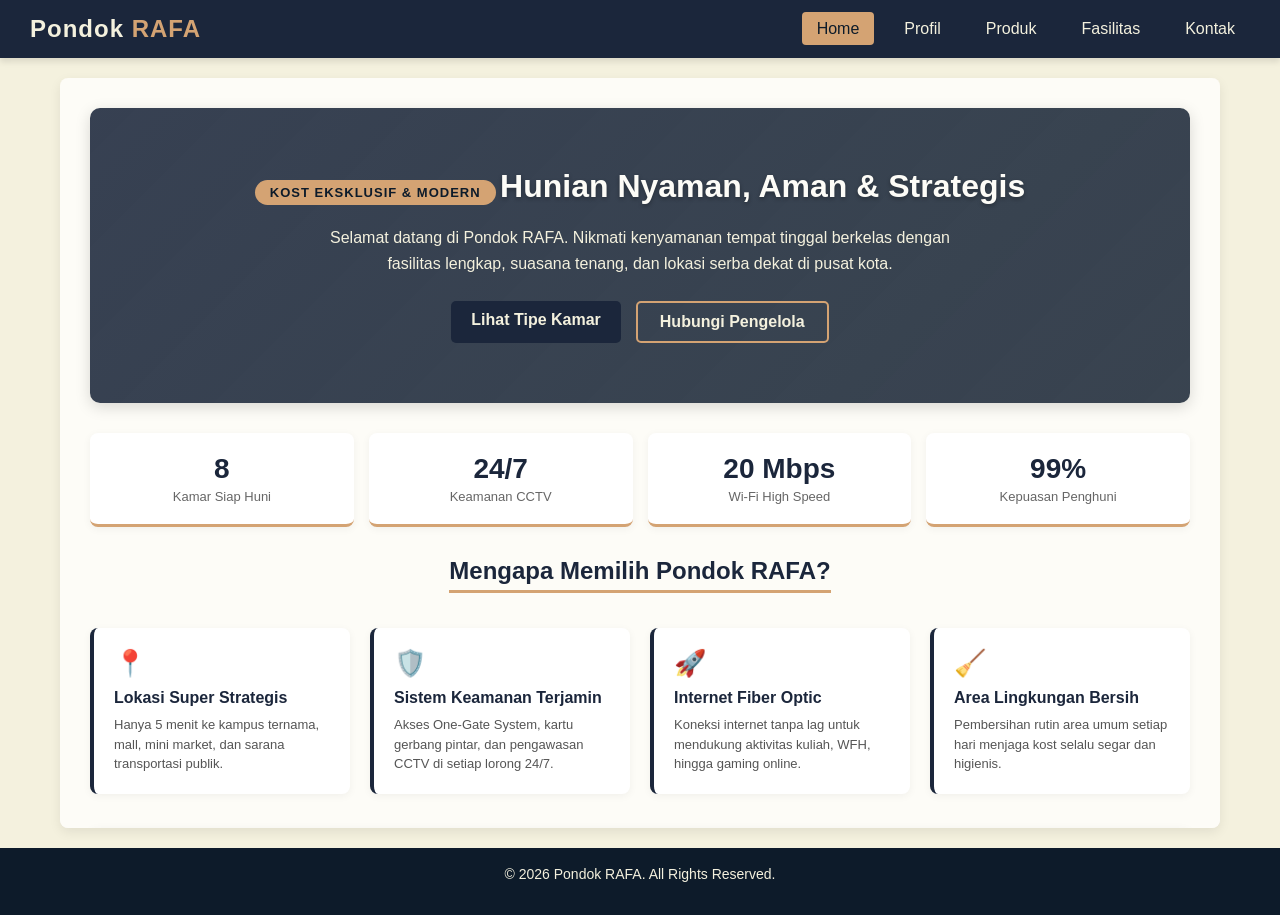
<file: index.html>
<!DOCTYPE html>
<html lang="id">
<head>
    <meta charset="UTF-8">
    <meta name="viewport" content="width=device-width, initial-scale=1.0">
    <title>Pondok RAFA - Kost Eksklusif</title>
    <link rel="stylesheet" href="style.css">
    <style>
        /* Memastikan iframe memiliki tinggi & lebar yang pasti */
        .iframe-wrapper {
            width: 100%;
            min-height: 650px;
            background-color: var(--cream-light);
            border-radius: 8px;
            overflow: hidden;
            box-shadow: 0 4px 12px rgba(0, 0, 0, 0.08);
        }

        iframe {
            width: 100%;
            height: 750px;
            border: none;
            display: block;
        }
    </style>
</head>
<body>

    <header>
        <div class="logo">
            <h1>Pondok <span>RAFA</span></h1>
        </div>
        <nav>
            <ul>
                <li><a href="home.html" target="content-frame" class="nav-link active">Home</a></li>
                <li><a href="profil.html" target="content-frame" class="nav-link">Profil</a></li>
                <li><a href="produk.html" target="content-frame" class="nav-link">Produk</a></li>
                <li><a href="fasilitas.html" target="content-frame" class="nav-link">Fasilitas</a></li>
                <li><a href="kontak.html" target="content-frame" class="nav-link">Kontak</a></li>
            </ul>
        </nav>
    </header>

    <main class="main-container">
        <div class="iframe-wrapper">
            <!-- Iframe Pemuat Konten Navigasi -->
            <iframe src="home.html" name="content-frame" id="contentFrame"></iframe>
        </div>
    </main>

    <footer>
        <p>&copy; 2026 Pondok RAFA. All Rights Reserved.</p>
    </footer>

    <script>
        // Mengubah status class 'active' pada menu navigasi
        const navLinks = document.querySelectorAll('.nav-link');
        navLinks.forEach(link => {
            link.addEventListener('click', function() {
                navLinks.forEach(l => l.classList.remove('active'));
                this.classList.add('active');
            });
        });
    </script>
</body>
</html>
</file>
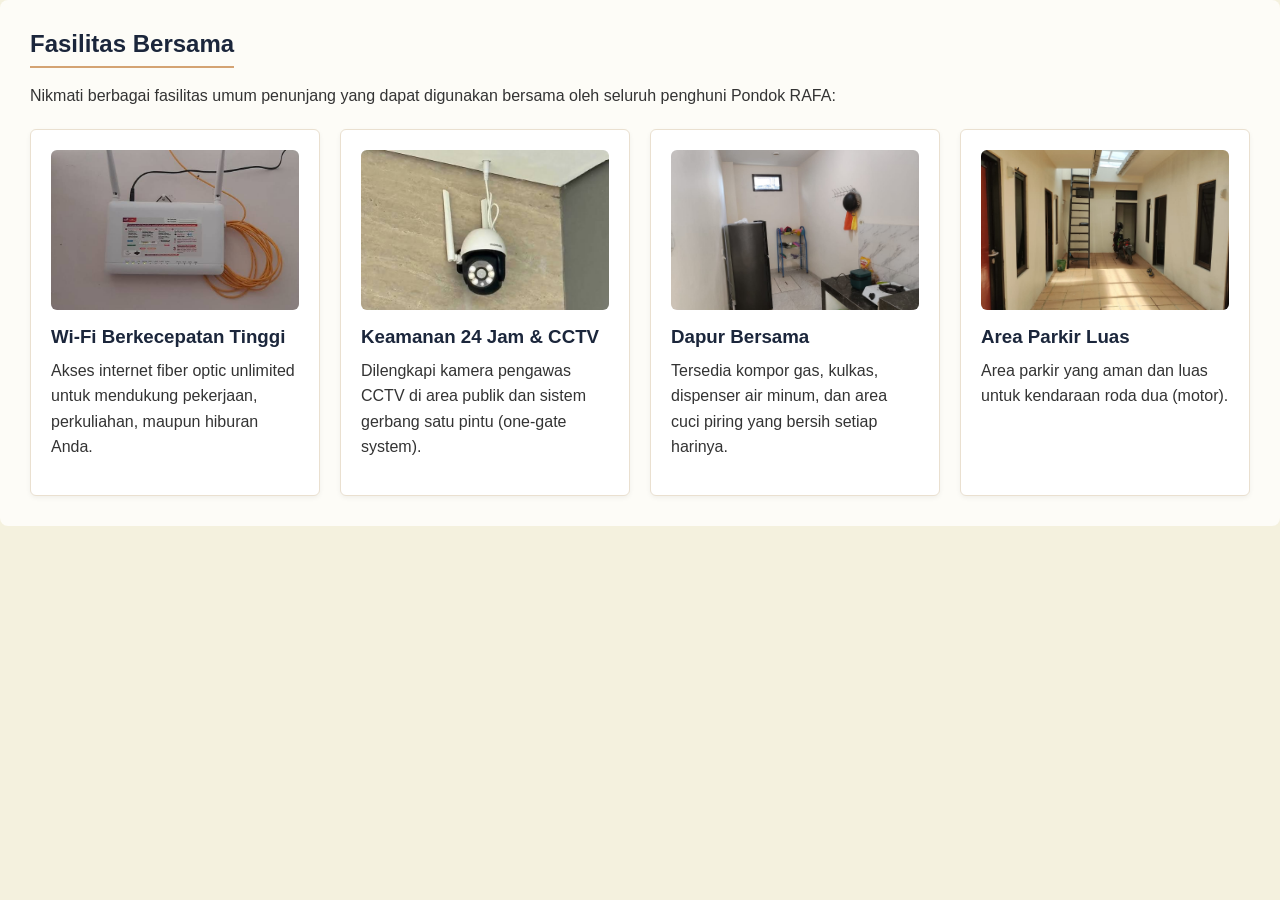
<file: fasilitas.html>
<!DOCTYPE html>
<html lang="id">
<head>
    <meta charset="UTF-8">
    <meta name="viewport" content="width=device-width, initial-scale=1.0">
    <title>Fasilitas - Pondok RAFA</title>
    <link rel="stylesheet" href="style.css">
    <style>
        .card-img {
            width: 100%;
            height: 160px;
            object-fit: cover;
            border-radius: 6px;
            margin-bottom: 12px;
        }
    </style>
</head>
<body>
    <div class="page-content">
        <h2>Fasilitas Bersama</h2>
        <p>Nikmati berbagai fasilitas umum penunjang yang dapat digunakan bersama oleh seluruh penghuni Pondok RAFA:</p>
        
        <div class="grid-cards">
            <div class="card">
                <img src="./IMG/wifi.jpg" alt="WiFi Berkecepatan Tinggi" class="card-img">
                <h3>Wi-Fi Berkecepatan Tinggi</h3>
                <p>Akses internet fiber optic unlimited untuk mendukung pekerjaan, perkuliahan, maupun hiburan Anda.</p>
            </div>
            <div class="card">
                <img src="./IMG/images.jpg" alt="Keamanan CCTV" class="card-img">
                <h3>Keamanan 24 Jam & CCTV</h3>
                <p>Dilengkapi kamera pengawas CCTV di area publik dan sistem gerbang satu pintu (one-gate system).</p>
            </div>
            <div class="card">
                <img src="./IMG/Dapur.jpeg" alt="Dapur Bersama" class="card-img">
                <h3>Dapur Bersama</h3>
                <p>Tersedia kompor gas, kulkas, dispenser air minum, dan area cuci piring yang bersih setiap harinya.</p>
            </div>
            <div class="card">
                <img src="./IMG/Garasi.jpeg" alt="Area Parkir" class="card-img">
                <h3>Area Parkir Luas</h3>
                <p>Area parkir yang aman dan luas untuk kendaraan roda dua (motor).</p>
            </div>
        </div>
    </div>
</body>
</html>
</file>
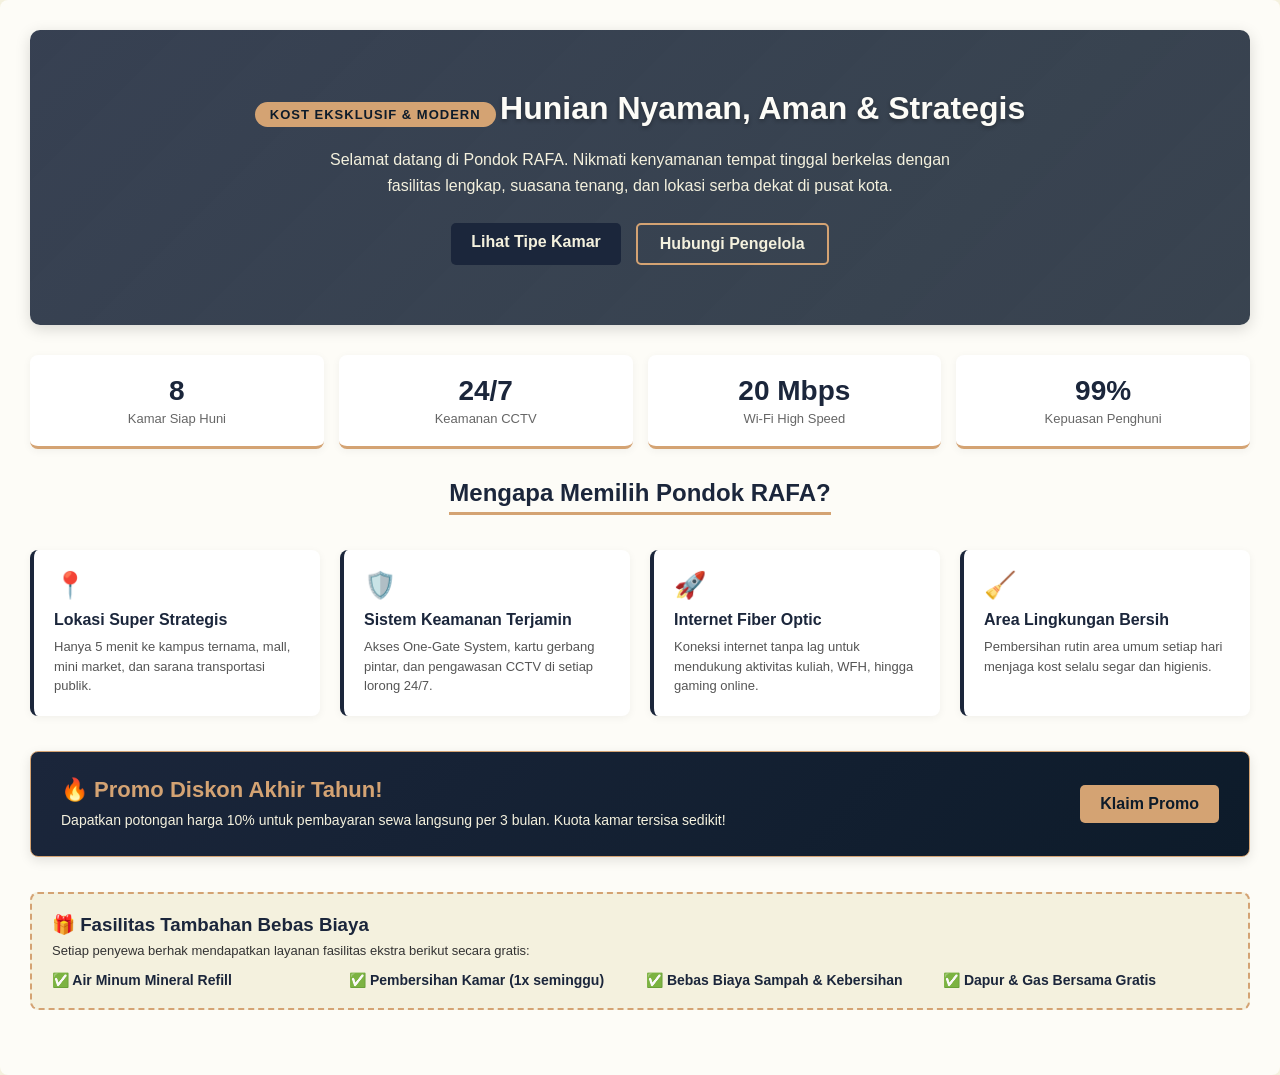
<file: home.html>
<!DOCTYPE html>
<html lang="id">
<head>
    <meta charset="UTF-8">
    <meta name="viewport" content="width=device-width, initial-scale=1.0">
    <title>Home - Pondok RAFA</title>
    <link rel="stylesheet" href="style.css">
    <style>
        /* Modern Hero Banner */
        .hero {
            position: relative;
            background: linear-gradient(135deg, rgba(27, 38, 59, 0.88), rgba(13, 27, 42, 0.82)), 
                        url('https://images.unsplash.com/photo-1555854877-bab0e564b8d5?auto=format&fit=crop&w=1200&q=80') center/cover no-repeat;
            color: var(--cream);
            padding: 60px 30px;
            border-radius: 10px;
            text-align: center;
            margin-bottom: 30px;
            box-shadow: 0 4px 15px rgba(0,0,0,0.15);
        }

        .hero-badge {
            background-color: var(--accent);
            color: var(--navy-dark);
            padding: 5px 15px;
            border-radius: 20px;
            font-size: 13px;
            font-weight: 700;
            text-transform: uppercase;
            letter-spacing: 1px;
            display: inline-block;
            margin-bottom: 15px;
        }

        .hero h2 {
            color: var(--cream-light);
            font-size: 32px;
            border-bottom: none;
            margin-bottom: 12px;
            text-shadow: 0 2px 4px rgba(0,0,0,0.3);
        }

        .hero p {
            font-size: 16px;
            max-width: 650px;
            margin: 0 auto 25px auto;
            color: var(--cream);
            line-height: 1.6;
        }

        .hero-btn-group {
            display: flex;
            gap: 15px;
            justify-content: center;
            flex-wrap: wrap;
        }

        .btn-secondary {
            background-color: transparent;
            border: 2px solid var(--accent);
            color: var(--cream);
            padding: 10px 22px;
            border-radius: 5px;
            text-decoration: none;
            font-weight: 600;
            transition: all 0.3s;
        }

        .btn-secondary:hover {
            background-color: var(--accent);
            color: var(--navy-dark);
        }

        /* Stat Counter Section */
        .stats-grid {
            display: grid;
            grid-template-columns: repeat(auto-fit, minmax(180px, 1fr));
            gap: 15px;
            margin-bottom: 30px;
        }

        .stat-card {
            background: var(--white);
            padding: 20px 15px;
            border-radius: 8px;
            text-align: center;
            border-bottom: 3px solid var(--accent);
            box-shadow: 0 2px 8px rgba(0,0,0,0.05);
        }

        .stat-card .number {
            font-size: 28px;
            font-weight: bold;
            color: var(--navy);
            margin-bottom: 4px;
        }

        .stat-card .label {
            font-size: 13px;
            color: #666;
            font-weight: 500;
        }

        /* Highlights Section */
        .section-title {
            text-align: center;
            margin-bottom: 20px;
        }

        .section-title h2 {
            border-bottom: 3px solid var(--accent);
            display: inline-block;
            padding-bottom: 5px;
        }

        .highlights {
            display: grid;
            grid-template-columns: repeat(auto-fit, minmax(220px, 1fr));
            gap: 20px;
            margin-bottom: 35px;
        }

        .highlight-item {
            background-color: var(--white);
            padding: 20px;
            border-radius: 8px;
            text-align: left;
            border-left: 4px solid var(--navy);
            box-shadow: 0 2px 8px rgba(0,0,0,0.05);
            transition: transform 0.2s;
        }

        .highlight-item:hover {
            transform: translateY(-3px);
        }

        .highlight-item .icon {
            font-size: 26px;
            margin-bottom: 10px;
            display: block;
        }

        .highlight-item h4 {
            color: var(--navy);
            margin-bottom: 8px;
            font-size: 16px;
        }

        .highlight-item p {
            font-size: 13px;
            margin-bottom: 0;
            color: #555;
            line-height: 1.5;
        }

        /* Quick Preview Kamar Favorit */
        .preview-section {
            margin-bottom: 35px;
        }

        .preview-grid {
            display: grid;
            grid-template-columns: repeat(auto-fit, minmax(260px, 1fr));
            gap: 20px;
            margin-top: 15px;
        }

        .preview-card {
            background: var(--white);
            border-radius: 8px;
            overflow: hidden;
            box-shadow: 0 3px 10px rgba(0,0,0,0.06);
            border: 1px solid #EAE0D0;
        }

        .preview-card img {
            width: 100%;
            height: 160px;
            object-fit: cover;
        }

        .preview-card-body {
            padding: 15px;
        }

        .preview-card-body h3 {
            font-size: 18px;
            color: var(--navy);
            margin-bottom: 5px;
        }

        .preview-card-body p {
            font-size: 13px;
            color: #666;
            margin-bottom: 12px;
        }

        .preview-card-footer {
            display: flex;
            justify-content: space-between;
            align-items: center;
        }

        .price-tag {
            font-weight: bold;
            color: var(--accent);
            font-size: 15px;
        }

        /* Promo Banner */
        .promo-box {
            background: linear-gradient(135deg, var(--navy) 0%, var(--navy-dark) 100%);
            color: var(--cream);
            padding: 25px 30px;
            border-radius: 8px;
            display: flex;
            justify-content: space-between;
            align-items: center;
            flex-wrap: wrap;
            gap: 20px;
            margin-bottom: 35px;
            border: 1px solid var(--accent);
            box-shadow: 0 4px 12px rgba(0,0,0,0.1);
        }

        .promo-text h3 {
            color: var(--accent);
            font-size: 22px;
            margin-bottom: 6px;
        }

        .promo-text p {
            margin-bottom: 0;
            font-size: 14px;
            color: var(--cream);
        }

        /* Services Include */
        .services-box {
            background-color: var(--cream);
            border: 2px dashed var(--accent);
            border-radius: 8px;
            padding: 20px;
            margin-bottom: 35px;
        }

        .services-list {
            display: grid;
            grid-template-columns: repeat(auto-fit, minmax(200px, 1fr));
            gap: 12px;
            margin-top: 10px;
            list-style: none;
        }

        .services-list li {
            font-size: 14px;
            color: var(--navy);
            font-weight: 600;
            display: flex;
            align-items: center;
            gap: 8px;
        }

        /* Testimoni */
        .testimonial-grid {
            display: grid;
            grid-template-columns: repeat(auto-fit, minmax(250px, 1fr));
            gap: 20px;
            margin-top: 15px;
            margin-bottom: 35px;
        }

        .testimonial-card {
            background: var(--white);
            padding: 20px;
            border-radius: 8px;
            font-style: italic;
            font-size: 14px;
            box-shadow: 0 2px 8px rgba(0,0,0,0.05);
            border: 1px solid #EAE0D0;
            position: relative;
        }

        .testimonial-author {
            font-style: normal;
            font-weight: bold;
            color: var(--navy);
            margin-top: 12px;
            display: block;
            font-size: 13px;
        }

        /* FAQ Section */
        .faq-section {
            margin-top: 20px;
        }

        .faq-item {
            background: var(--white);
            padding: 15px 20px;
            border-radius: 6px;
            margin-bottom: 10px;
            border: 1px solid #EAE0D0;
        }

        .faq-item h4 {
            color: var(--navy);
            margin-bottom: 5px;
            font-size: 15px;
        }

        .faq-item p {
            font-size: 13px;
            color: #555;
            margin-bottom: 0;
        }
    </style>
</head>
<body>
    <div class="page-content">

        <!-- Banner Utama (Hero) -->
        <div class="hero">
            <span class="hero-badge">Kost Eksklusif & Modern</span>
            <h2>Hunian Nyaman, Aman & Strategis</h2>
            <p>Selamat datang di Pondok RAFA. Nikmati kenyamanan tempat tinggal berkelas dengan fasilitas lengkap, suasana tenang, dan lokasi serba dekat di pusat kota.</p>
            <div class="hero-btn-group">
                <a href="produk.html" target="content-frame" class="btn">Lihat Tipe Kamar</a>
                <a href="kontak.html" target="content-frame" class="btn-secondary">Hubungi Pengelola</a>
            </div>
        </div>

        <!-- Statistik Angka -->
        <div class="stats-grid">
            <div class="stat-card">
                <div class="number">8</div>
                <div class="label">Kamar Siap Huni</div>
            </div>
            <div class="stat-card">
                <div class="number">24/7</div>
                <div class="label">Keamanan CCTV</div>
            </div>
            <div class="stat-card">
                <div class="number">20 Mbps</div>
                <div class="label">Wi-Fi High Speed</div>
            </div>
            <div class="stat-card">
                <div class="number">99%</div>
                <div class="label">Kepuasan Penghuni</div>
            </div>
        </div>

        <!-- Keunggulan Utama -->
        <div class="section-title">
            <h2>Mengapa Memilih Pondok RAFA?</h2>
        </div>
        <div class="highlights">
            <div class="highlight-item">
                <span class="icon">📍</span>
                <h4>Lokasi Super Strategis</h4>
                <p>Hanya 5 menit ke kampus ternama, mall, mini market, dan sarana transportasi publik.</p>
            </div>
            <div class="highlight-item">
                <span class="icon">🛡️</span>
                <h4>Sistem Keamanan Terjamin</h4>
                <p>Akses One-Gate System, kartu gerbang pintar, dan pengawasan CCTV di setiap lorong 24/7.</p>
            </div>
            <div class="highlight-item">
                <span class="icon">🚀</span>
                <h4>Internet Fiber Optic</h4>
                <p>Koneksi internet tanpa lag untuk mendukung aktivitas kuliah, WFH, hingga gaming online.</p>
            </div>
            <div class="highlight-item">
                <span class="icon">🧹</span>
                <h4>Area Lingkungan Bersih</h4>
                <p>Pembersihan rutin area umum setiap hari menjaga kost selalu segar dan higienis.</p>
            </div>
        </div>

        <!-- Banner Promo Spesial -->
        <div class="promo-box">
            <div class="promo-text">
                <h3>🔥 Promo Diskon Akhir Tahun!</h3>
                <p>Dapatkan potongan harga 10% untuk pembayaran sewa langsung per 3 bulan. Kuota kamar tersisa sedikit!</p>
            </div>
            <a href="kontak.html" target="content-frame" class="btn" style="background-color: var(--accent); color: var(--navy-dark);">Klaim Promo</a>
        </div>

        <!-- Layanan Gratis Tambahan -->
        <div class="services-box">
            <h3 style="color: var(--navy); margin-bottom: 5px;">🎁 Fasilitas Tambahan Bebas Biaya</h3>
            <p style="font-size: 13px; margin-bottom: 10px;">Setiap penyewa berhak mendapatkan layanan fasilitas ekstra berikut secara gratis:</p>
            <ul class="services-list">
                <li>✅ Air Minum Mineral Refill</li>
                <li>✅ Pembersihan Kamar (1x seminggu)</li>
                <li>✅ Bebas Biaya Sampah & Kebersihan</li>
                <li>✅ Dapur & Gas Bersama Gratis</li>
            </ul>
        </div>

    </div>
</body>
</html>
</file>
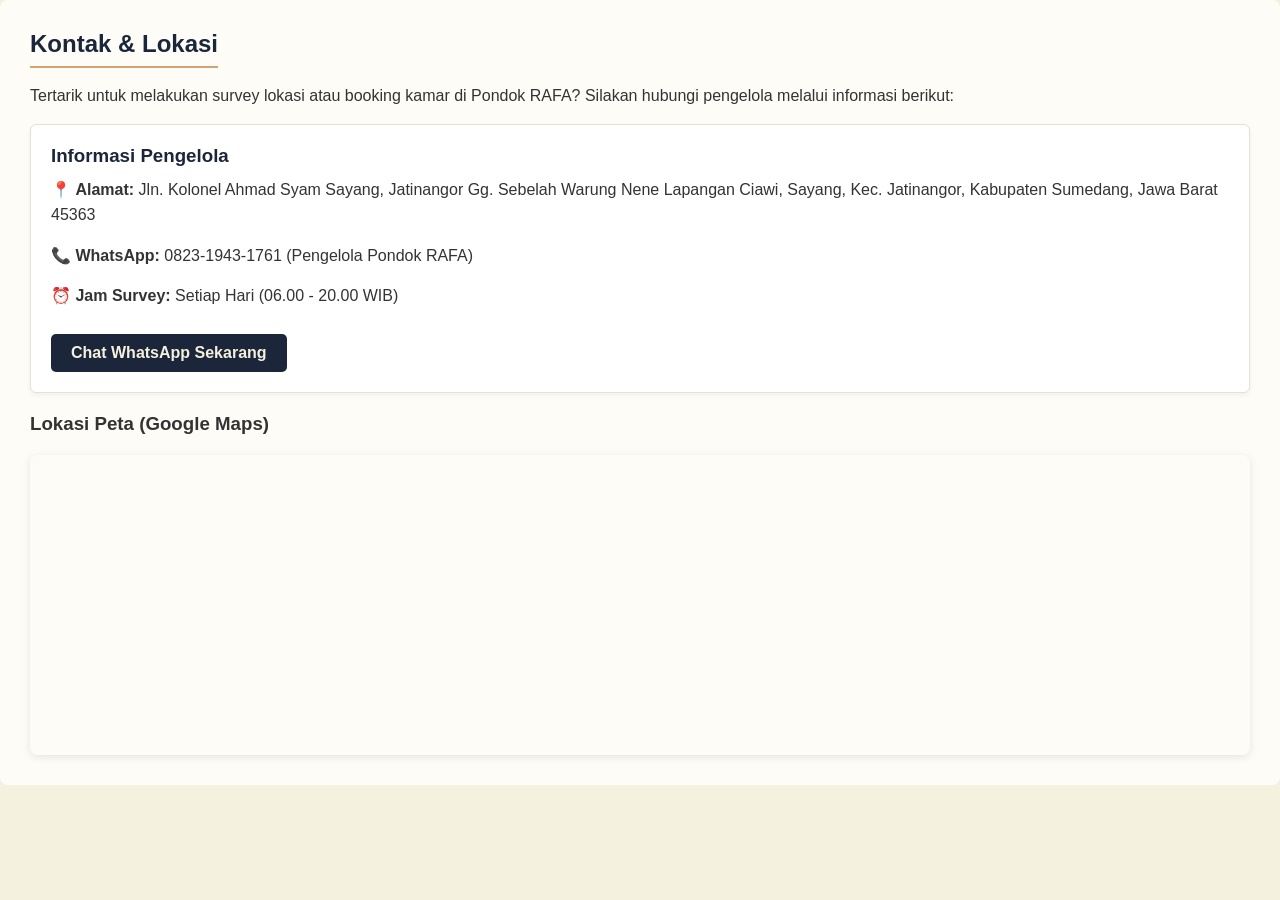
<file: kontak.html>
<!DOCTYPE html>
<html lang="id">
<head>
    <meta charset="UTF-8">
    <meta name="viewport" content="width=device-width, initial-scale=1.0">
    <title>Kontak - Pondok RAFA</title>
    <link rel="stylesheet" href="style.css">
    <style>
        .map-container {
            margin-top: 20px;
            width: 100%;
            height: 300px;
            border-radius: 8px;
            overflow: hidden;
            box-shadow: 0 2px 8px rgba(0, 0, 0, 0.1);
        }
        .map-container iframe {
            width: 100%;
            height: 100%;
            border: 0;
        }
    </style>
</head>
<body>
    <div class="page-content">
        <h2>Kontak & Lokasi</h2>
        <p>Tertarik untuk melakukan survey lokasi atau booking kamar di Pondok RAFA? Silakan hubungi pengelola melalui informasi berikut:</p>
        
        <div class="card" style="margin-bottom: 20px;">
            <h3>Informasi Pengelola</h3>
            <p>📍 <strong>Alamat:</strong> Jln. Kolonel Ahmad Syam Sayang, Jatinangor Gg. Sebelah Warung Nene Lapangan Ciawi, Sayang, Kec. Jatinangor, Kabupaten Sumedang, Jawa Barat 45363</p>
            <p>📞 <strong>WhatsApp:</strong> 0823-1943-1761 (Pengelola Pondok RAFA)</p>
            <p>⏰ <strong>Jam Survey:</strong> Setiap Hari (06.00 - 20.00 WIB)</p>
            <a href="https://wa.me/6282319431761?text=Halo%2C%20saya%20ingin%20memesan%20kamar%3A%0A-%20Nama%3A%20%0A-%20No.%3A%20%0A-%20Jumlah%3A%20%0A" target="_blank" class="btn" style="margin-top: 10px;">Chat WhatsApp Sekarang</a>
        </div>

        <h3>Lokasi Peta (Google Maps)</h3>
        <div class="map-container">
            <!-- Peta Google Maps Embed (Bisa diganti link src peta lokasi asli Anda) -->
            <iframe 
                src="https://www.google.com/maps/embed?pb=!1m18!1m12!1m3!1d495.07574680962443!2d107.7722299089056!3d-6.937605900000003!2m3!1f0!2f0!3f0!3m2!1i1024!2i768!4f13.1!3m3!1m2!1s0x2e68c5f60a230f71%3A0xfca4a53849c9e8c8!2sKost%20Pondok%20Rafa!5e0!3m2!1sen!2sid!4v1791865821268!5m2!1sen!2sid" width="600" height="450" style="border:0;" allowfullscreen="" loading="lazy" referrerpolicy="strict-origin-when-cross-origin" 
                allowfullscreen="" 
                loading="lazy" 
                referrerpolicy="no-referrer-when-downgrade">
            </iframe>
        </div>
    </div>
</body>
</html>
</file>
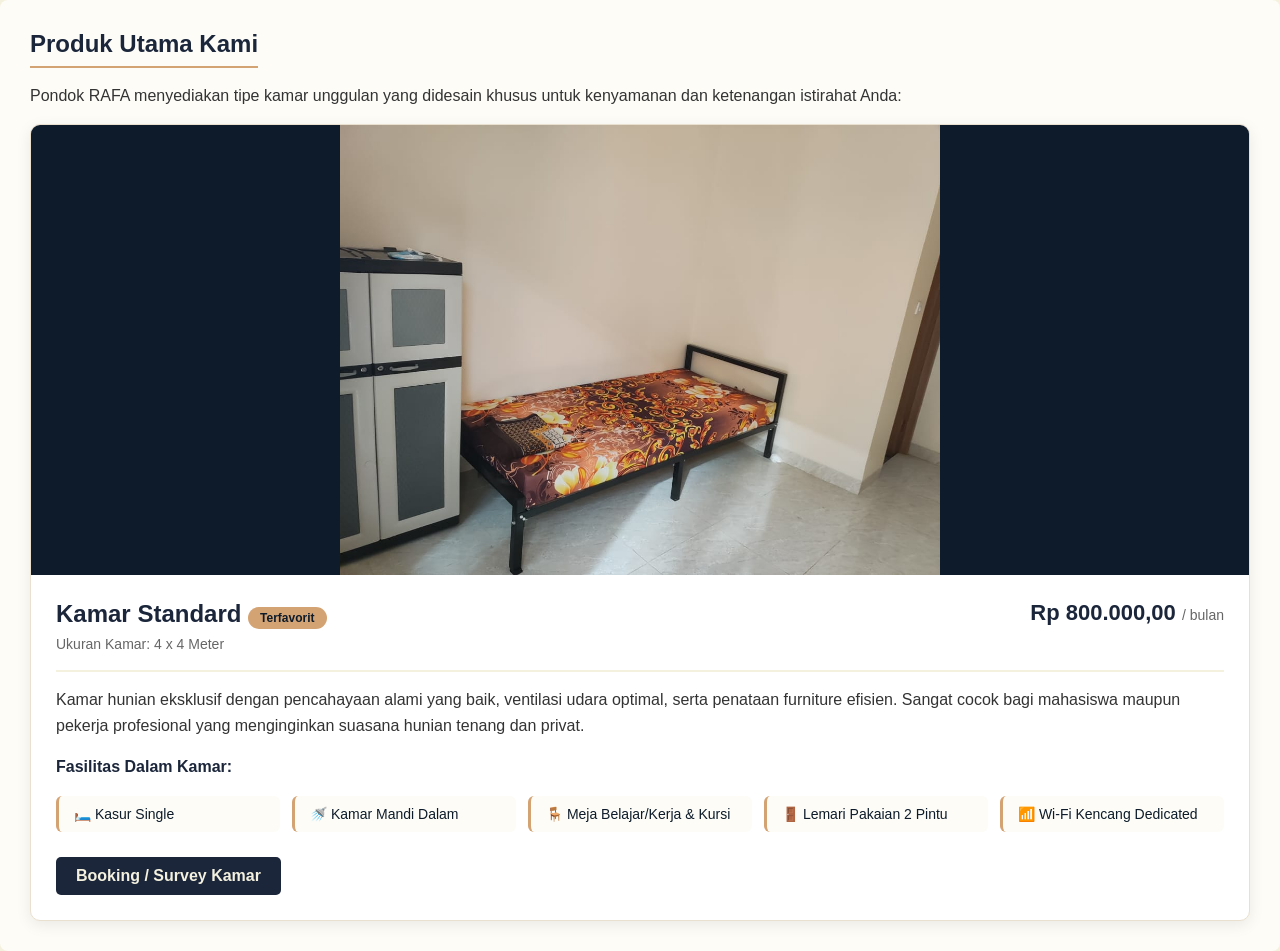
<file: produk.html>
<!DOCTYPE html>
<html lang="id">
<head>
    <meta charset="UTF-8">
    <meta name="viewport" content="width=device-width, initial-scale=1.0">
    <title>Produk - Pondok RAFA</title>
    <link rel="stylesheet" href="style.css">
    <style>
        .product-detail-card {
            background: var(--white);
            border-radius: 10px;
            overflow: hidden;
            box-shadow: 0 4px 15px rgba(0,0,0,0.08);
            border: 1px solid #EAE0D0;
            margin-top: 15px;
        }

        .product-image-main {
            width: 100%;
            height: auto;            /* Tinggi otomatis mengikuti proporsi asli foto */
            max-height: 450px;       /* Batas tinggi maksimal agar tidak terlalu panjang */
            object-fit: contain;     /* Memastikan seluruh bagian foto terlihat tanpa terpotong */
            background-color: var(--navy-dark); /* Latar belakang elegan jika ukuran foto berbeda */
            display: block;
            margin: 0 auto;
        }

        .product-body {
            padding: 25px;
        }

        .product-header {
            display: flex;
            justify-content: space-between;
            align-items: flex-start;
            flex-wrap: wrap;
            gap: 10px;
            margin-bottom: 15px;
            border-bottom: 2px solid var(--cream);
            padding-bottom: 15px;
        }

        .product-title h3 {
            font-size: 24px;
            color: var(--navy);
            margin-bottom: 5px;
        }

        .product-badge {
            background-color: var(--accent);
            color: var(--navy-dark);
            padding: 4px 12px;
            border-radius: 15px;
            font-size: 12px;
            font-weight: bold;
        }

        .product-price {
            font-size: 22px;
            font-weight: bold;
            color: var(--navy);
        }

        .product-price span {
            font-size: 14px;
            font-weight: normal;
            color: #666;
        }

        .facility-list {
            display: grid;
            grid-template-columns: repeat(auto-fit, minmax(200px, 1fr));
            gap: 12px;
            margin: 20px 0;
            list-style: none;
            padding: 0;
        }

        .facility-list li {
            background: var(--cream-light);
            padding: 10px 15px;
            border-radius: 6px;
            font-size: 14px;
            border-left: 3px solid var(--accent);
            color: var(--navy-dark);
        }

        .action-area {
            margin-top: 25px;
            display: flex;
            gap: 15px;
            flex-wrap: wrap;
        }
    </style>
</head>
<body>
    <div class="page-content">
        <h2>Produk Utama Kami</h2>
        <p>Pondok RAFA menyediakan tipe kamar unggulan yang didesain khusus untuk kenyamanan dan ketenangan istirahat Anda:</p>

        <div class="product-detail-card">
            <!-- Foto Utama Kamar -->
            <img src="./IMG/Kamar Dari Depan.jpeg" alt="Kamar Exclusive Pondok RAFA" class="product-image-main">
            
            <div class="product-body">
                <div class="product-header">
                    <div class="product-title">
                        <h3>Kamar Standard <span class="product-badge">Terfavorit</span></h3>
                        <p style="color: #666; font-size: 14px; margin-bottom: 0;">Ukuran Kamar: 4 x 4 Meter</p>
                    </div>
                    <div class="product-price">
                        Rp 800.000,00 <span>/ bulan</span>
                    </div>
                </div>

                <p>Kamar hunian eksklusif dengan pencahayaan alami yang baik, ventilasi udara optimal, serta penataan furniture efisien. Sangat cocok bagi mahasiswa maupun pekerja profesional yang menginginkan suasana hunian tenang dan privat.</p>

                <h4 style="color: var(--navy); margin-top: 20px;">Fasilitas Dalam Kamar:</h4>
                <ul class="facility-list">
                    <li>🛏️ Kasur Single</li>
                    <li>🚿 Kamar Mandi Dalam</li>
                    <li>🪑 Meja Belajar/Kerja & Kursi </li>
                    <li>🚪 Lemari Pakaian 2 Pintu</li>
                    <li>📶 Wi-Fi Kencang Dedicated</li>
                </ul>

                <div class="action-area">
                    <a href="kontak.html" target="content-frame" class="btn">Booking / Survey Kamar</a>
                </div>
            </div>
        </div>
    </div>
</body>
</html>
</file>
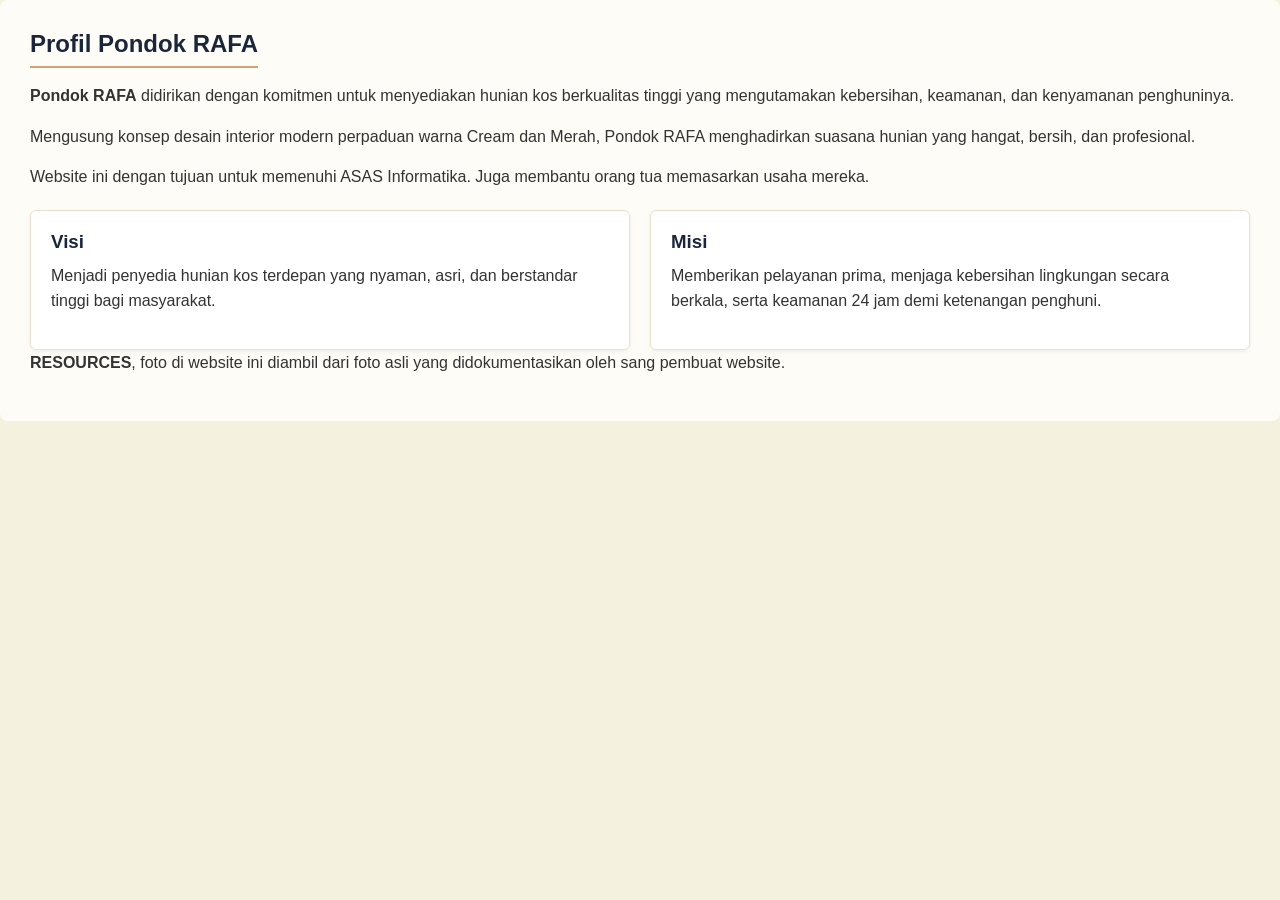
<file: profil.html>
<!DOCTYPE html>
<html lang="id">
<head>
    <meta charset="UTF-8">
    <meta name="viewport" content="width=device-width, initial-scale=1.0">
    <title>Profil - Pondok RAFA</title>
    <link rel="stylesheet" href="style.css">
</head>
<body>
    <div class="page-content">
        <h2>Profil Pondok RAFA</h2>
        <p><strong>Pondok RAFA</strong> didirikan dengan komitmen untuk menyediakan hunian kos berkualitas tinggi yang mengutamakan kebersihan, keamanan, dan kenyamanan penghuninya.</p>
        <p>Mengusung konsep desain interior modern perpaduan warna Cream dan Merah, Pondok RAFA menghadirkan suasana hunian yang hangat, bersih, dan profesional.</p>
        <p>Website ini dengan tujuan untuk memenuhi ASAS Informatika. Juga membantu orang tua memasarkan usaha mereka.</p>
        
        <div class="grid-cards">
            <div class="card">
                <h3>Visi</h3>
                <p>Menjadi penyedia hunian kos terdepan yang nyaman, asri, dan berstandar tinggi bagi masyarakat.</p>
            </div>
            <div class="card">
                <h3>Misi</h3>
                <p>Memberikan pelayanan prima, menjaga kebersihan lingkungan secara berkala, serta keamanan 24 jam demi ketenangan penghuni.</p>
            </div>
        </div>
        <p><strong>RESOURCES</strong>, foto di website ini diambil dari foto asli yang didokumentasikan oleh sang pembuat website.</p>
    </div>
</body>
</html>
</file>
<file: style.css>
:root {
    --navy: #1B263B;
    --navy-dark: #0D1B2A;
    --cream: #F4F1DE;
    --cream-light: #FDFCF7;
    --accent: #D4A373;
    --text-dark: #333333;
    --white: #FFFFFF;
}

* {
    margin: 0;
    padding: 0;
    box-sizing: border-box;
    font-family: 'Segoe UI', Tahoma, Geneva, Verdana, sans-serif;
}

body {
    background-color: var(--cream);
    color: var(--text-dark);
    display: flex;
    flex-direction: column;
    min-height: 100vh;
}

/* Header & Navigasi */
header {
    background-color: var(--navy);
    color: var(--cream);
    padding: 15px 30px;
    display: flex;
    justify-content: space-between;
    align-items: center;
    box-shadow: 0 4px 6px rgba(0, 0, 0, 0.1);
}

.logo h1 {
    font-size: 24px;
    color: var(--cream);
    letter-spacing: 1px;
}

.logo span {
    color: var(--accent);
}

nav ul {
    list-style: none;
    display: flex;
    gap: 15px;
}

nav ul li a {
    color: var(--cream);
    text-decoration: none;
    font-weight: 500;
    padding: 8px 15px;
    border-radius: 4px;
    transition: background 0.3s, color 0.3s;
}

nav ul li a:hover, nav ul li a.active {
    background-color: var(--accent);
    color: var(--navy-dark);
}

/* Container Iframe */
.main-container {
    flex: 1;
    padding: 20px;
    max-width: 1200px;
    width: 100%;
    margin: 0 auto;
}

iframe {
    width: 100%;
    height: 600px;
    border: none;
    background: var(--cream-light);
    border-radius: 8px;
    box-shadow: 0 4px 12px rgba(0, 0, 0, 0.05);
}

/* Style Konten di dalam Sub-halaman */
.page-content {
    padding: 30px;
    background-color: var(--cream-light);
    min-height: 100%;
    border-radius: 8px;
}

h2 {
    color: var(--navy);
    margin-bottom: 15px;
    border-bottom: 2px solid var(--accent);
    padding-bottom: 8px;
    display: inline-block;
}

p {
    line-height: 1.6;
    margin-bottom: 15px;
}

.btn {
    display: inline-block;
    background-color: var(--navy);
    color: var(--cream);
    padding: 10px 20px;
    border-radius: 5px;
    text-decoration: none;
    font-weight: 600;
    transition: background 0.3s;
}

.btn:hover {
    background-color: var(--accent);
    color: var(--navy-dark);
}

/* Grid Cards */
.grid-cards {
    display: grid;
    grid-template-columns: repeat(auto-fit, minmax(250px, 1fr));
    gap: 20px;
    margin-top: 20px;
}

.card {
    background: var(--white);
    border: 1px solid #EAE0D0;
    border-radius: 6px;
    padding: 20px;
    box-shadow: 0 2px 5px rgba(0, 0, 0, 0.05);
}

.card h3 {
    color: var(--navy);
    margin-bottom: 10px;
}

/* Footer */
footer {
    background-color: var(--navy-dark);
    color: var(--cream);
    text-align: center;
    padding: 15px;
    font-size: 14px;
}
</file>
